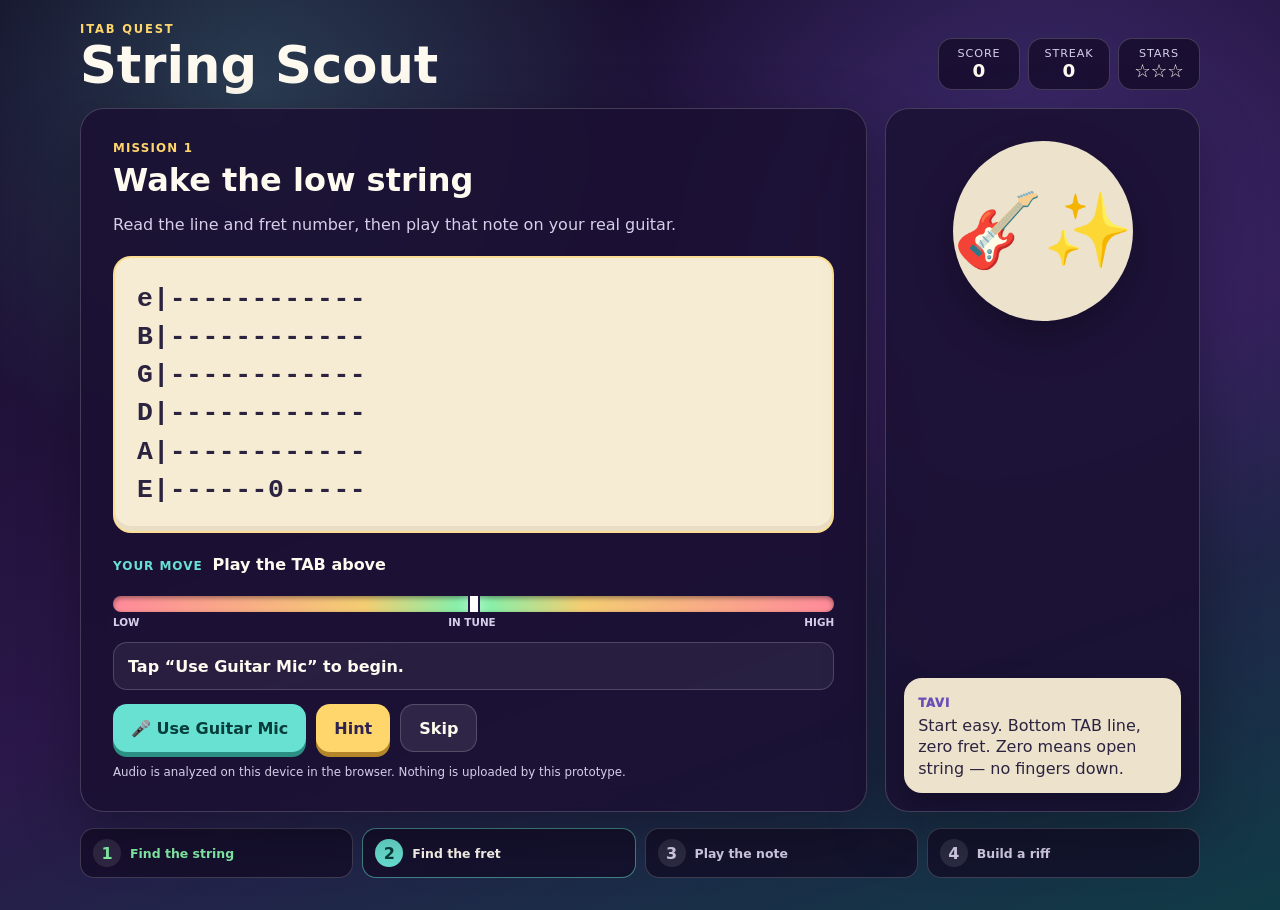
<file: deploy/itab-quest-test.html>
<!doctype html>
<html lang="en">
<head>
  <meta charset="utf-8">
  <meta name="viewport" content="width=device-width, initial-scale=1">
  <meta name="theme-color" content="#241746">
  <title>iTab Quest — Playable MVP</title>
  <style>:root {
  color-scheme: dark;
  --ink: #fffaf0;
  --muted: #d7cfea;
  --panel: rgba(27, 17, 51, 0.88);
  --panel-2: rgba(49, 32, 82, 0.90);
  --border: rgba(255,255,255,0.18);
  --accent: #68e0d2;
  --accent-dark: #073d3a;
  --gold: #ffd66b;
  --danger: #ff8a9b;
  --ok: #85f0a9;
  --purple: #8d71ff;
}

* { box-sizing: border-box; }

body {
  margin: 0;
  min-height: 100vh;
  font-family: Inter, ui-rounded, "Trebuchet MS", system-ui, sans-serif;
  color: var(--ink);
  background:
    linear-gradient(rgba(13, 8, 28, .38), rgba(13, 8, 28, .56)),
    url("../itab_quest_approved_assets_v1/backgrounds/bg_gameplay.png") center / cover fixed;
}

button { font: inherit; }

.game-shell {
  width: min(1120px, calc(100% - 24px));
  margin: 0 auto;
  padding: 18px 0 32px;
}

.hud {
  display: flex;
  align-items: end;
  justify-content: space-between;
  gap: 18px;
  margin-bottom: 18px;
}

.eyebrow {
  display: inline-block;
  text-transform: uppercase;
  letter-spacing: .16em;
  font-size: .72rem;
  font-weight: 900;
  color: var(--gold);
}

h1 {
  margin: 4px 0 0;
  font-size: clamp(1.8rem, 4vw, 3.2rem);
  line-height: .95;
}

.scoreboard {
  display: flex;
  gap: 8px;
  flex-wrap: wrap;
  justify-content: end;
}

.scoreboard > div {
  min-width: 82px;
  padding: 8px 12px;
  border: 1px solid var(--border);
  border-radius: 14px;
  background: rgba(18, 11, 37, .72);
  backdrop-filter: blur(8px);
  text-align: center;
}

.scoreboard .label {
  display: block;
  color: var(--muted);
  font-size: .7rem;
  text-transform: uppercase;
  letter-spacing: .08em;
}

.scoreboard strong { font-size: 1.15rem; }

.play-area {
  display: grid;
  grid-template-columns: minmax(0, 1.5fr) minmax(240px, .6fr);
  gap: 18px;
  align-items: stretch;
}

.mission-panel,
.guide-panel {
  border: 1px solid var(--border);
  border-radius: 24px;
  background: var(--panel);
  backdrop-filter: blur(13px);
  box-shadow: 0 20px 60px rgba(0,0,0,.3);
}

.mission-panel { padding: clamp(18px, 4vw, 32px); }

.mission-kicker {
  margin: 0 0 6px;
  color: var(--gold);
  font-weight: 900;
  text-transform: uppercase;
  letter-spacing: .1em;
  font-size: .74rem;
}

.mission-panel h2 {
  margin: 0;
  font-size: clamp(1.35rem, 3vw, 2rem);
}

.mission-panel > p:not(.mission-kicker):not(.privacy-note) {
  color: var(--muted);
}

.tab-card {
  margin: 22px 0 14px;
  padding: clamp(14px, 3vw, 22px);
  border-radius: 18px;
  border: 2px solid rgba(255,214,107,.6);
  background: #f6ecd3;
  color: #2b2340;
  box-shadow: inset 0 -5px 0 rgba(83,56,33,.08);
  overflow-x: auto;
}

.tab-lines {
  min-width: 300px;
  font-family: "Courier New", ui-monospace, monospace;
  font-size: clamp(1.05rem, 3vw, 1.65rem);
  line-height: 1.45;
  font-weight: 800;
  white-space: pre;
  letter-spacing: .02em;
}

.target-row {
  display: flex;
  gap: 10px;
  align-items: baseline;
  flex-wrap: wrap;
  padding: 8px 0 14px;
}

.target-label {
  color: var(--accent);
  font-size: .75rem;
  font-weight: 900;
  text-transform: uppercase;
  letter-spacing: .08em;
}

.pitch-meter { margin: 8px 0 14px; }

.meter-track {
  position: relative;
  height: 16px;
  border-radius: 999px;
  background: linear-gradient(90deg, var(--danger), #f3cd72 35%, var(--ok) 48%, var(--ok) 52%, #f3cd72 65%, var(--danger));
  overflow: hidden;
  box-shadow: inset 0 2px 5px rgba(0,0,0,.4);
}

.meter-center {
  position: absolute;
  inset: -3px auto -3px 50%;
  width: 3px;
  transform: translateX(-50%);
  background: white;
}

.meter-needle {
  position: absolute;
  top: -4px;
  left: 50%;
  width: 8px;
  height: 24px;
  border-radius: 4px;
  background: #fff;
  transform: translateX(-50%);
  box-shadow: 0 0 0 2px #241746, 0 0 16px rgba(255,255,255,.8);
  transition: left .12s ease;
}

.meter-labels {
  display: flex;
  justify-content: space-between;
  color: var(--muted);
  font-size: .65rem;
  font-weight: 800;
  padding-top: 4px;
}

.feedback {
  min-height: 48px;
  display: flex;
  align-items: center;
  padding: 11px 14px;
  border-radius: 14px;
  border: 1px solid var(--border);
  background: rgba(255,255,255,.06);
  font-weight: 800;
}

.feedback.ok {
  border-color: rgba(133,240,169,.55);
  background: rgba(73,155,97,.22);
}

.feedback.warn {
  border-color: rgba(255,214,107,.5);
  background: rgba(165,124,30,.2);
}

.feedback.bad {
  border-color: rgba(255,138,155,.5);
  background: rgba(166,61,81,.2);
}

.actions {
  display: flex;
  gap: 10px;
  flex-wrap: wrap;
  margin-top: 14px;
}

.actions button {
  min-height: 48px;
  border-radius: 14px;
  border: 0;
  padding: 0 18px;
  font-weight: 900;
  cursor: pointer;
  transition: transform .08s ease, filter .12s ease;
}

.actions button:active { transform: translateY(2px); }
.actions button:focus-visible { outline: 3px solid white; outline-offset: 3px; }

.primary {
  color: var(--accent-dark);
  background: var(--accent);
  box-shadow: 0 5px 0 #2b8f84;
}

.secondary {
  color: #2f2351;
  background: var(--gold);
  box-shadow: 0 5px 0 #b48629;
}

.ghost {
  color: var(--ink);
  background: rgba(255,255,255,.09);
  border: 1px solid var(--border) !important;
}

.privacy-note {
  margin: 13px 0 0;
  color: var(--muted);
  font-size: .74rem;
}

.guide-panel {
  position: relative;
  min-height: 420px;
  padding: 18px;
  overflow: hidden;
  display: flex;
  flex-direction: column;
  justify-content: end;
}

.tavi {
  position: absolute;
  inset: 10px 0 auto 50%;
  transform: translateX(-50%);
  width: min(95%, 350px);
  height: auto;
  max-height: 330px;
  object-fit: contain;
  object-position: center top;
}

.speech {
  position: relative;
  z-index: 2;
  border-radius: 18px;
  background: rgba(246,236,211,.96);
  color: #2b2340;
  padding: 14px;
  box-shadow: 0 12px 30px rgba(0,0,0,.25);
}

.speech p { margin: 4px 0 0; line-height: 1.35; }

.speaker {
  color: #6a4fb8;
  font-weight: 950;
  text-transform: uppercase;
  font-size: .72rem;
  letter-spacing: .08em;
}

.lesson-strip {
  display: grid;
  grid-template-columns: repeat(4,1fr);
  gap: 9px;
  margin-top: 16px;
}

.lesson-step {
  display: flex;
  align-items: center;
  gap: 9px;
  padding: 10px 12px;
  border: 1px solid var(--border);
  border-radius: 14px;
  background: rgba(18,11,37,.72);
  color: var(--muted);
}

.lesson-step span {
  display: grid;
  place-items: center;
  flex: 0 0 28px;
  height: 28px;
  border-radius: 50%;
  background: rgba(255,255,255,.1);
  font-weight: 900;
}

.lesson-step p {
  margin: 0;
  font-size: .78rem;
  font-weight: 800;
}

.lesson-step.done { color: var(--ok); }
.lesson-step.active { color: var(--ink); border-color: rgba(104,224,210,.55); }
.lesson-step.active span { color: var(--accent-dark); background: var(--accent); }

@media (max-width: 760px) {
  body { background-attachment: scroll; }
  .hud { align-items: flex-start; }
  .scoreboard > div { min-width: 65px; padding-inline: 8px; }
  .play-area { grid-template-columns: 1fr; }
  .guide-panel { min-height: 330px; }
  .tavi { max-height: 250px; }
  .lesson-strip { grid-template-columns: repeat(2,1fr); }
}

@media (max-width: 480px) {
  .game-shell { width: min(100% - 14px, 1120px); padding-top: 10px; }
  .hud { display: block; }
  .scoreboard { justify-content: start; margin-top: 10px; }
  .actions button { flex: 1 1 140px; }
  .lesson-strip { grid-template-columns: 1fr 1fr; }
}

@media (prefers-reduced-motion: reduce) {
  *, *::before, *::after { scroll-behavior: auto !important; transition: none !important; }
}
body{background:radial-gradient(circle at 20% 10%,rgba(104,224,210,.22),transparent 30%),radial-gradient(circle at 80% 20%,rgba(141,113,255,.25),transparent 35%),linear-gradient(160deg,#120b25,#2b174a 55%,#103b46)}
.tavi-fallback{position:absolute;inset:32px 0 auto 50%;transform:translateX(-50%);width:180px;height:180px;border-radius:50%;display:grid;place-items:center;font-size:72px;background:rgba(246,236,211,.96);box-shadow:0 16px 40px rgba(0,0,0,.28)}
</style>
</head>
<body>
  <main class="game-shell">
    <section class="hud" aria-label="Game status">
      <div>
        <span class="eyebrow">iTab Quest</span>
        <h1>String Scout</h1>
      </div>
      <div class="scoreboard">
        <div><span class="label">Score</span><strong id="score">0</strong></div>
        <div><span class="label">Streak</span><strong id="streak">0</strong></div>
        <div><span class="label">Stars</span><strong id="stars">☆☆☆</strong></div>
      </div>
    </section>

    <section class="play-area">
      <div class="mission-panel">
        <p class="mission-kicker">Mission <span id="missionNumber">1</span></p>
        <h2 id="missionTitle">Decode the ancient tab</h2>
        <p id="missionCopy">Read the line and fret number, then play that note on your real guitar.</p>

        <div class="tab-card" aria-label="Guitar tablature challenge">
          <div class="tab-lines" id="tabDisplay" aria-live="polite"></div>
        </div>

        <div class="target-row">
          <span class="target-label">Your move</span>
          <strong id="targetPrompt">Play the TAB above</strong>
        </div>

        <div class="pitch-meter" aria-label="Pitch feedback">
          <div class="meter-track">
            <div class="meter-center"></div>
            <div class="meter-needle" id="meterNeedle"></div>
          </div>
          <div class="meter-labels"><span>LOW</span><span>IN TUNE</span><span>HIGH</span></div>
        </div>

        <div class="feedback" id="feedback" role="status" aria-live="polite">
          Tap “Use Guitar Mic” to begin.
        </div>

        <div class="actions">
          <button class="primary" id="micButton" type="button">🎤 Use Guitar Mic</button>
          <button class="secondary" id="hintButton" type="button">Hint</button>
          <button class="ghost" id="skipButton" type="button">Skip</button>
        </div>

        <p class="privacy-note">Audio is analyzed on this device in the browser. Nothing is uploaded by this prototype.</p>
      </div>

      <aside class="guide-panel" aria-label="Tavi the guide">
        <div class="tavi-fallback" role="img" aria-label="Tavi, your iTab Quest guide">🎸✨</div>
        <div class="speech">
          <span class="speaker">Tavi</span>
          <p id="taviLine">The line tells you the string. The number tells you the fret. That’s basically the whole secret.</p>
        </div>
      </aside>
    </section>

    <section class="lesson-strip">
      <div class="lesson-step done"><span>1</span><p>Find the string</p></div>
      <div class="lesson-step active"><span>2</span><p>Find the fret</p></div>
      <div class="lesson-step"><span>3</span><p>Play the note</p></div>
      <div class="lesson-step"><span>4</span><p>Build a riff</p></div>
    </section>
  </main>

  <script>(() => {
  "use strict";

  const STRINGS = [
    { number: 1, label: "e", midi: 64 },
    { number: 2, label: "B", midi: 59 },
    { number: 3, label: "G", midi: 55 },
    { number: 4, label: "D", midi: 50 },
    { number: 5, label: "A", midi: 45 },
    { number: 6, label: "E", midi: 40 }
  ];

  const MISSIONS = [
    { string: 6, fret: 0, title: "Wake the low string", tavi: "Start easy. Bottom TAB line, zero fret. Zero means open string — no fingers down." },
    { string: 5, fret: 0, title: "Cross the second rune", tavi: "Move one TAB line up. Still a zero, so let that string ring open." },
    { string: 4, fret: 2, title: "Find fret two", tavi: "Now the number matters. Same rule: line = string, number = fret." },
    { string: 3, fret: 0, title: "Open the green gate", tavi: "You’re reading TAB already. Don’t overthink it." },
    { string: 2, fret: 1, title: "Unlock the hidden stair", tavi: "Second line from the top, first fret. Nice and clean." },
    { string: 1, fret: 0, title: "Ring the high beacon", tavi: "Top line now. Same letter name as the low string, way higher pitch." },
    { string: 6, fret: 3, title: "Power the stone bridge", tavi: "Low string, third fret. You’ve got this." },
    { string: 5, fret: 2, title: "Tune the crystal lock", tavi: "Read first, then move your hand. The goal is to make TAB feel automatic." },
    { string: 4, fret: 2, title: "Echo the chamber", tavi: "We’re repeating one on purpose. Fast recognition beats memorizing speeches." },
    { string: 3, fret: 2, title: "Light the map", tavi: "Third line, second fret. The symbols are turning into movement now." },
    { string: 2, fret: 3, title: "Call the skybird", tavi: "Second string, third fret. Hold the note long enough for me to hear it." },
    { string: 1, fret: 3, title: "Finish String Scout", tavi: "Final beacon: top string, third fret. Then we start chaining notes into riffs." }
  ];

  const els = {
    score: document.getElementById("score"),
    streak: document.getElementById("streak"),
    stars: document.getElementById("stars"),
    missionNumber: document.getElementById("missionNumber"),
    missionTitle: document.getElementById("missionTitle"),
    missionCopy: document.getElementById("missionCopy"),
    tabDisplay: document.getElementById("tabDisplay"),
    targetPrompt: document.getElementById("targetPrompt"),
    feedback: document.getElementById("feedback"),
    meterNeedle: document.getElementById("meterNeedle"),
    micButton: document.getElementById("micButton"),
    hintButton: document.getElementById("hintButton"),
    skipButton: document.getElementById("skipButton"),
    taviLine: document.getElementById("taviLine")
  };

  let state = loadState();
  let audioContext = null;
  let analyser = null;
  let stream = null;
  let micOn = false;
  let detectionTimer = null;
  let stableHits = 0;
  let lastPitch = null;
  let locked = false;

  function loadState() {
    try {
      const saved = JSON.parse(localStorage.getItem("itabQuestMvp") || "null");
      if (saved && Number.isInteger(saved.index)) {
        return {
          index: Math.max(0, Math.min(saved.index, MISSIONS.length - 1)),
          score: Number(saved.score) || 0,
          streak: Number(saved.streak) || 0,
          solved: Number(saved.solved) || 0
        };
      }
    } catch (_) {}
    return { index: 0, score: 0, streak: 0, solved: 0 };
  }

  function saveState() {
    try {
      localStorage.setItem("itabQuestMvp", JSON.stringify(state));
    } catch (_) {}
  }

  function midiToFrequency(midi) {
    return 440 * Math.pow(2, (midi - 69) / 12);
  }

  function targetInfo() {
    const mission = MISSIONS[state.index];
    const stringInfo = STRINGS.find(s => s.number === mission.string);
    const midi = stringInfo.midi + mission.fret;
    return {
      ...mission,
      stringInfo,
      midi,
      frequency: midiToFrequency(midi)
    };
  }

  function renderTab(stringNumber, fret) {
    const width = 12;
    const markerPos = 6;
    return STRINGS.map(s => {
      const marker = s.number === stringNumber ? String(fret) : "-";
      const before = "-".repeat(markerPos);
      const after = "-".repeat(Math.max(2, width - markerPos - marker.length));
      return s.label + "|" + before + marker + after;
    }).join("\n");
  }

  function render() {
    const t = targetInfo();
    els.score.textContent = state.score;
    els.streak.textContent = state.streak;
    const starCount = state.solved >= 10 ? 3 : state.solved >= 6 ? 2 : state.solved >= 3 ? 1 : 0;
    els.stars.textContent = "★".repeat(starCount) + "☆".repeat(3 - starCount);
    els.missionNumber.textContent = String(state.index + 1);
    els.missionTitle.textContent = t.title;
    els.tabDisplay.textContent = renderTab(t.string, t.fret);
    els.targetPrompt.textContent = "Play the TAB above";
    els.taviLine.textContent = t.tavi;
    setFeedback(micOn ? "Listening… play one clean note and let it ring." : "Tap “Use Guitar Mic” to begin.", "");
    setMeter(0);
  }

  function setFeedback(message, kind) {
    els.feedback.textContent = message;
    els.feedback.className = "feedback" + (kind ? " " + kind : "");
  }

  function setMeter(cents) {
    const clamped = Math.max(-50, Math.min(50, Number.isFinite(cents) ? cents : 0));
    const percent = 50 + clamped;
    els.meterNeedle.style.left = percent + "%";
  }

  function centsOff(freq, target) {
    return 1200 * Math.log2(freq / target);
  }

  function noteName(midi) {
    const names = ["C","C♯","D","D♯","E","F","F♯","G","G♯","A","A♯","B"];
    return names[((midi % 12) + 12) % 12];
  }

  async function startMic() {
    if (micOn) {
      stopMic();
      return;
    }

    if (!navigator.mediaDevices || !navigator.mediaDevices.getUserMedia) {
      setFeedback("This browser does not expose microphone input. Try Chrome or Safari over HTTPS.", "bad");
      return;
    }

    try {
      stream = await navigator.mediaDevices.getUserMedia({
        audio: {
          echoCancellation: false,
          noiseSuppression: false,
          autoGainControl: false,
          channelCount: 1
        }
      });

      audioContext = new (window.AudioContext || window.webkitAudioContext)();
      if (audioContext.state === "suspended") await audioContext.resume();

      const source = audioContext.createMediaStreamSource(stream);
      analyser = audioContext.createAnalyser();
      analyser.fftSize = 4096;
      analyser.smoothingTimeConstant = 0;
      source.connect(analyser);

      micOn = true;
      els.micButton.textContent = "⏹ Stop Listening";
      stableHits = 0;
      setFeedback("Listening… play one clean note and let it ring.", "");
      detectionTimer = window.setInterval(analyzePitch, 85);
    } catch (err) {
      setFeedback("Microphone permission was blocked. Allow mic access, then try again.", "bad");
      console.error(err);
    }
  }

  function stopMic() {
    micOn = false;
    els.micButton.textContent = "🎤 Use Guitar Mic";
    if (detectionTimer) {
      clearInterval(detectionTimer);
      detectionTimer = null;
    }
    if (stream) {
      stream.getTracks().forEach(track => track.stop());
      stream = null;
    }
    if (audioContext) {
      audioContext.close().catch(() => {});
      audioContext = null;
    }
    analyser = null;
    stableHits = 0;
    setMeter(0);
    if (!locked) setFeedback("Listening stopped.", "");
  }

  function analyzePitch() {
    if (!analyser || !audioContext || locked) return;

    const buffer = new Float32Array(analyser.fftSize);
    analyser.getFloatTimeDomainData(buffer);

    const pitch = detectPitchYin(buffer, audioContext.sampleRate);
    if (!pitch || pitch < 65 || pitch > 800) {
      stableHits = Math.max(0, stableHits - 1);
      return;
    }

    lastPitch = pitch;
    const target = targetInfo();
    const cents = centsOff(pitch, target.frequency);
    setMeter(cents);

    const abs = Math.abs(cents);
    if (abs <= 35) {
      stableHits += 1;
      setFeedback("That’s it — hold it…", "ok");
      if (stableHits >= 4) completeMission();
    } else {
      stableHits = 0;
      if (cents < -35) {
        setFeedback("Too low. Move to a higher pitch and try again.", "warn");
      } else {
        setFeedback("Too high. Move to a lower pitch and try again.", "warn");
      }
    }
  }

  function completeMission() {
    if (locked) return;
    locked = true;
    state.score += 100 + Math.min(state.streak * 10, 100);
    state.streak += 1;
    state.solved += 1;
    saveState();
    setMeter(0);
    setFeedback("Correct! ✨ TAB decoded.", "ok");
    els.taviLine.textContent = state.index === MISSIONS.length - 1
      ? "You did it. Next up: two-note patterns, then tiny riffs. This is where it starts feeling like music."
      : "Yes! That symbol just became a real note under your fingers.";

    window.setTimeout(() => {
      if (state.index < MISSIONS.length - 1) {
        state.index += 1;
      } else {
        state.index = 0;
      }
      saveState();
      locked = false;
      stableHits = 0;
      render();
    }, 1300);
  }

  function showHint() {
    const t = targetInfo();
    els.taviLine.textContent = "Hint: string " + t.string + ", fret " + t.fret + ". On TAB, the top line is the skinny high-e string and the bottom line is the thick low-E string.";
    els.targetPrompt.textContent = "String " + t.string + " • Fret " + t.fret;
    setFeedback("Target pitch: " + noteName(t.midi) + ". Play it cleanly and let it ring.", "warn");
  }

  function skipMission() {
    if (locked) return;
    state.streak = 0;
    state.index = (state.index + 1) % MISSIONS.length;
    saveState();
    stableHits = 0;
    render();
  }

  // Simplified YIN pitch detector for monophonic guitar notes.
  function detectPitchYin(buffer, sampleRate) {
    let rms = 0;
    for (let i = 0; i < buffer.length; i++) rms += buffer[i] * buffer[i];
    rms = Math.sqrt(rms / buffer.length);
    if (rms < 0.012) return null;

    const minFreq = 70;
    const maxFreq = 750;
    const minTau = Math.max(2, Math.floor(sampleRate / maxFreq));
    const maxTau = Math.min(Math.floor(sampleRate / minFreq), Math.floor(buffer.length / 2));

    const diff = new Float32Array(maxTau + 1);
    for (let tau = minTau; tau <= maxTau; tau++) {
      let sum = 0;
      const limit = buffer.length - tau;
      for (let i = 0; i < limit; i++) {
        const delta = buffer[i] - buffer[i + tau];
        sum += delta * delta;
      }
      diff[tau] = sum;
    }

    const cmnd = new Float32Array(maxTau + 1);
    cmnd[0] = 1;
    let running = 0;
    for (let tau = 1; tau <= maxTau; tau++) {
      running += diff[tau];
      cmnd[tau] = running === 0 ? 1 : diff[tau] * tau / running;
    }

    const threshold = 0.14;
    let tauEstimate = -1;
    for (let tau = minTau; tau <= maxTau; tau++) {
      if (cmnd[tau] < threshold) {
        while (tau + 1 <= maxTau && cmnd[tau + 1] < cmnd[tau]) tau++;
        tauEstimate = tau;
        break;
      }
    }

    if (tauEstimate < 0) {
      let bestTau = minTau;
      let best = cmnd[minTau];
      for (let tau = minTau + 1; tau <= maxTau; tau++) {
        if (cmnd[tau] < best) {
          best = cmnd[tau];
          bestTau = tau;
        }
      }
      if (best > 0.28) return null;
      tauEstimate = bestTau;
    }

    const x0 = tauEstimate > 1 ? tauEstimate - 1 : tauEstimate;
    const x2 = tauEstimate + 1 <= maxTau ? tauEstimate + 1 : tauEstimate;
    const s0 = cmnd[x0];
    const s1 = cmnd[tauEstimate];
    const s2 = cmnd[x2];

    let betterTau = tauEstimate;
    const denom = 2 * (2 * s1 - s2 - s0);
    if (denom !== 0) betterTau += (s2 - s0) / denom;

    if (!Number.isFinite(betterTau) || betterTau <= 0) return null;
    return sampleRate / betterTau;
  }

  els.micButton.addEventListener("click", startMic);
  els.hintButton.addEventListener("click", showHint);
  els.skipButton.addEventListener("click", skipMission);

  window.addEventListener("pagehide", () => {
    if (stream) stream.getTracks().forEach(track => track.stop());
  });

  render();
})();</script>
</body>
</html>
</file>
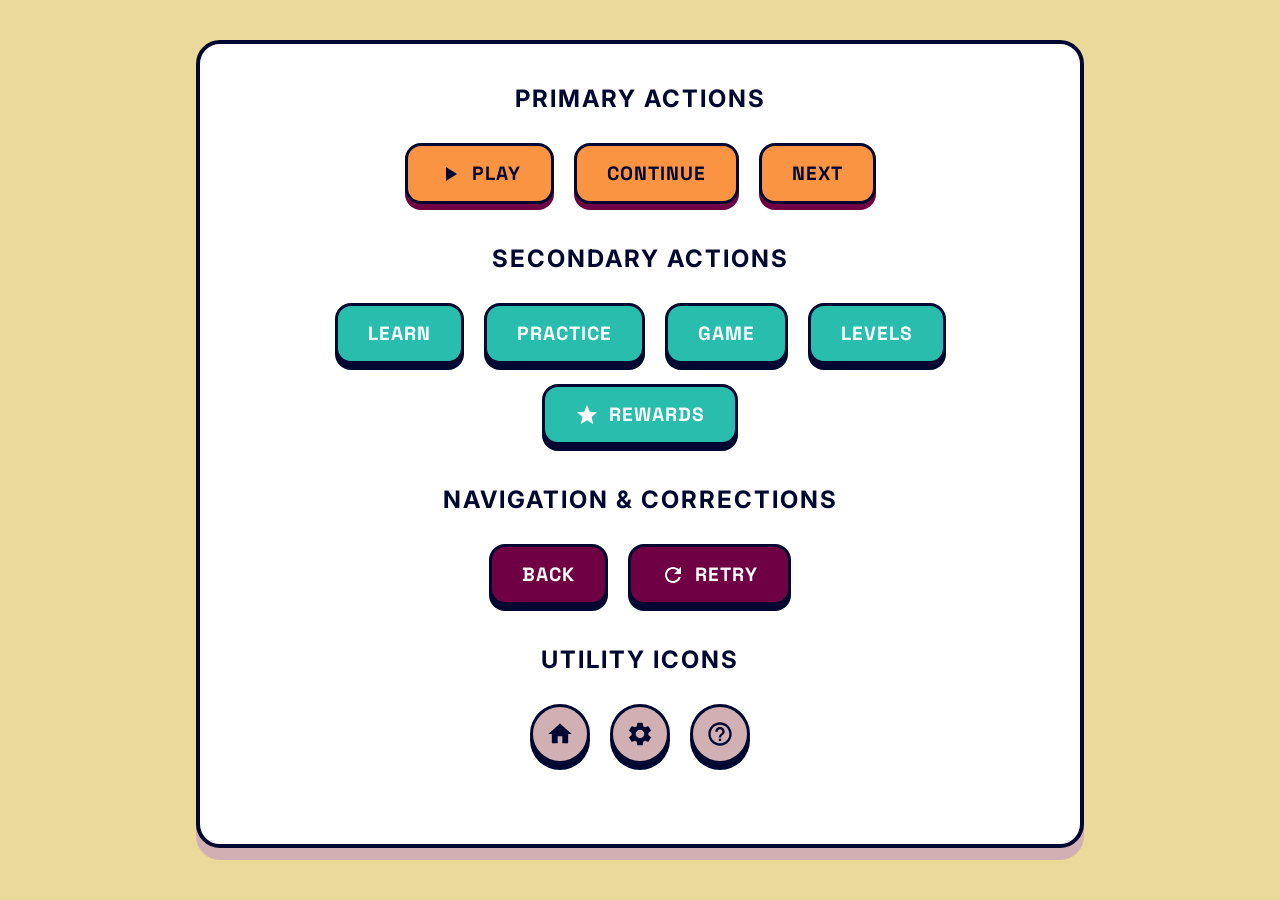
<file: ui/ui_button_style_prototype.html>
<!DOCTYPE html>
<html lang="en">
<head>
<meta charset="UTF-8">
<meta name="viewport" content="width=device-width, initial-scale=1.0">
<title>iTab Quest - UI Button Style Sheet</title>
<link rel="preconnect" href="https://fonts.googleapis.com">
<link rel="preconnect" href="https://fonts.gstatic.com" crossorigin>
<link href="https://fonts.googleapis.com/css2?family=Inter:wght@400;700&family=Space+Grotesk:wght@700&display=swap" rel="stylesheet">
<style>
    :root {
        --deep-indigo: #000831;
        --pansy-purple: #6F0043;
        --cerulean-blue: #29BDAD;
        --golden-yellow: #FA9442;
        --ivory-buff: #EBD999;
        --fawn: #D1B0B3;
        --white: #FFFFFF;

        --press-depth: 6px;
    }

    body {
        margin: 0;
        padding: 40px;
        display: flex;
        justify-content: center;
        background-color: var(--ivory-buff);
        font-family: 'Inter', sans-serif;
    }

    .ui-board {
        width: 100%;
        max-width: 800px;
        padding: 40px;
        background-color: var(--white);
        border: 4px solid var(--deep-indigo);
        border-radius: 24px;
        box-shadow: 0 12px 0 var(--fawn);
    }

    h2 {
        margin: 0 0 30px;
        color: var(--deep-indigo);
        text-align: center;
        font-size: 1.5rem;
        text-transform: uppercase;
        letter-spacing: 2px;
    }

    .button-group {
        display: flex;
        flex-wrap: wrap;
        justify-content: center;
        gap: 20px;
        margin-bottom: 40px;
    }

    /* Core button */
    .btn {
        display: inline-flex;
        align-items: center;
        justify-content: center;
        gap: 10px;
        padding: 15px 30px;
        border: 3px solid var(--deep-indigo);
        border-radius: 16px;
        color: var(--white);
        font-family: 'Space Grotesk', 'Inter', sans-serif;
        font-weight: 700;
        font-size: 1.2rem;
        text-transform: uppercase;
        letter-spacing: 1px;
        text-decoration: none;
        cursor: pointer;
        user-select: none;
        transition: transform 0.1s, box-shadow 0.1s, filter 0.1s;
    }

    .btn:hover {
        filter: brightness(1.06);
    }

    /* Press: the button drops onto its shadow. */
    .btn:active {
        transform: translateY(var(--press-depth));
        box-shadow: none;
    }

    .btn:focus-visible {
        outline: 3px solid var(--cerulean-blue);
        outline-offset: 4px;
    }

    /* Primary action (Play, Continue, Next) */
    .btn-primary {
        background-color: var(--golden-yellow);
        box-shadow: 0 var(--press-depth) 0 var(--pansy-purple);
        color: var(--deep-indigo);
    }

    /* Secondary action (Learn, Practice, Game, Levels, Rewards) */
    .btn-secondary {
        background-color: var(--cerulean-blue);
        box-shadow: 0 var(--press-depth) 0 var(--deep-indigo);
    }

    /* Navigation and corrections (Back, Retry) */
    .btn-tertiary {
        background-color: var(--pansy-purple);
        box-shadow: 0 var(--press-depth) 0 var(--deep-indigo);
    }

    /* Round utility buttons (Home, Settings, Help) */
    .btn-icon {
        width: 60px;
        height: 60px;
        padding: 0;
        border-radius: 50%;
        background-color: var(--fawn);
        box-shadow: 0 var(--press-depth) 0 var(--deep-indigo);
        color: var(--deep-indigo);
    }

    .icon {
        width: 24px;
        height: 24px;
        flex-shrink: 0;
        fill: currentColor;
    }

    .btn-icon .icon {
        width: 28px;
        height: 28px;
    }

    @media (prefers-reduced-motion: reduce) {
        .btn { transition: none; }
    }
</style>
</head>
<body>

<div class="ui-board">
    <h2>Primary Actions</h2>
    <div class="button-group">
        <button type="button" class="btn btn-primary">
            <svg class="icon" viewBox="0 0 24 24" aria-hidden="true" focusable="false"><path d="M8 5v14l11-7z"/></svg>
            Play
        </button>
        <button type="button" class="btn btn-primary">Continue</button>
        <button type="button" class="btn btn-primary">Next</button>
    </div>

    <h2>Secondary Actions</h2>
    <div class="button-group">
        <button type="button" class="btn btn-secondary">Learn</button>
        <button type="button" class="btn btn-secondary">Practice</button>
        <button type="button" class="btn btn-secondary">Game</button>
        <button type="button" class="btn btn-secondary">Levels</button>
        <button type="button" class="btn btn-secondary">
            <svg class="icon" viewBox="0 0 24 24" aria-hidden="true" focusable="false"><path d="M12 17.27L18.18 21l-1.64-7.03L22 9.24l-7.19-.61L12 2 9.19 8.63 2 9.24l5.46 4.73L5.82 21z"/></svg>
            Rewards
        </button>
    </div>

    <h2>Navigation &amp; Corrections</h2>
    <div class="button-group">
        <button type="button" class="btn btn-tertiary">Back</button>
        <button type="button" class="btn btn-tertiary">
            <svg class="icon" viewBox="0 0 24 24" aria-hidden="true" focusable="false"><path d="M17.65 6.35C16.2 4.9 14.21 4 12 4c-4.42 0-7.99 3.58-7.99 8s3.57 8 7.99 8c3.73 0 6.84-2.55 7.73-6h-2.08c-.82 2.33-3.04 4-5.65 4-3.31 0-6-2.69-6-6s2.69-6 6-6c1.66 0 3.14.69 4.22 1.78L13 11h7V4l-2.35 2.35z"/></svg>
            Retry
        </button>
    </div>

    <h2>Utility Icons</h2>
    <div class="button-group">
        <button type="button" class="btn btn-icon" aria-label="Home">
            <svg class="icon" viewBox="0 0 24 24" aria-hidden="true" focusable="false"><path d="M10 20v-6h4v6h5v-8h3L12 3 2 12h3v8z"/></svg>
        </button>
        <button type="button" class="btn btn-icon" aria-label="Settings">
            <svg class="icon" viewBox="0 0 24 24" aria-hidden="true" focusable="false"><path d="M19.14 12.94c.04-.3.06-.61.06-.94 0-.32-.02-.64-.07-.94l2.03-1.58c.18-.14.23-.41.12-.61l-1.92-3.32c-.12-.22-.37-.29-.59-.22l-2.39.96c-.5-.38-1.03-.7-1.62-.94l-.36-2.54c-.04-.24-.24-.41-.48-.41h-3.84c-.24 0-.43.17-.47.41l-.36 2.54c-.59.24-1.13.57-1.62.94l-2.39-.96c-.22-.08-.47 0-.59.22L2.74 8.87c-.12.21-.08.47.12.61l2.03 1.58c-.05.3-.09.63-.09.94s.02.64.07.94l-2.03 1.58c-.18.14-.23.41-.12.61l1.92 3.32c.12.22.37.29.59.22l2.39-.96c.5.38 1.03.7 1.62.94l.36 2.54c.05.24.24.41.48.41h3.84c.24 0 .44-.17.47-.41l.36-2.54c.59-.24 1.13-.56 1.62-.94l2.39.96c.22.08.47 0 .59-.22l1.92-3.32c.12-.22.07-.47-.12-.61l-2.01-1.58zM12 15.6c-1.98 0-3.6-1.62-3.6-3.6s1.62-3.6 3.6-3.6 3.6 1.62 3.6 3.6-1.62 3.6-3.6 3.6z"/></svg>
        </button>
        <button type="button" class="btn btn-icon" aria-label="Help">
            <svg class="icon" viewBox="0 0 24 24" aria-hidden="true" focusable="false"><path d="M11 18h2v-2h-2v2zm1-16C6.48 2 2 6.48 2 12s4.48 10 10 10 10-4.48 10-10S17.52 2 12 2zm0 18c-4.41 0-8-3.59-8-8s3.59-8 8-8 8 3.59 8 8-3.59 8-8 8zm0-14c-2.21 0-4 1.79-4 4h2c0-1.1.9-2 2-2s2 .9 2 2c0 2-3 1.75-3 5h2c0-2.25 3-2.5 3-5 0-2.21-1.79-4-4-4z"/></svg>
        </button>
    </div>
</div>

</body>
</html>
</file>
